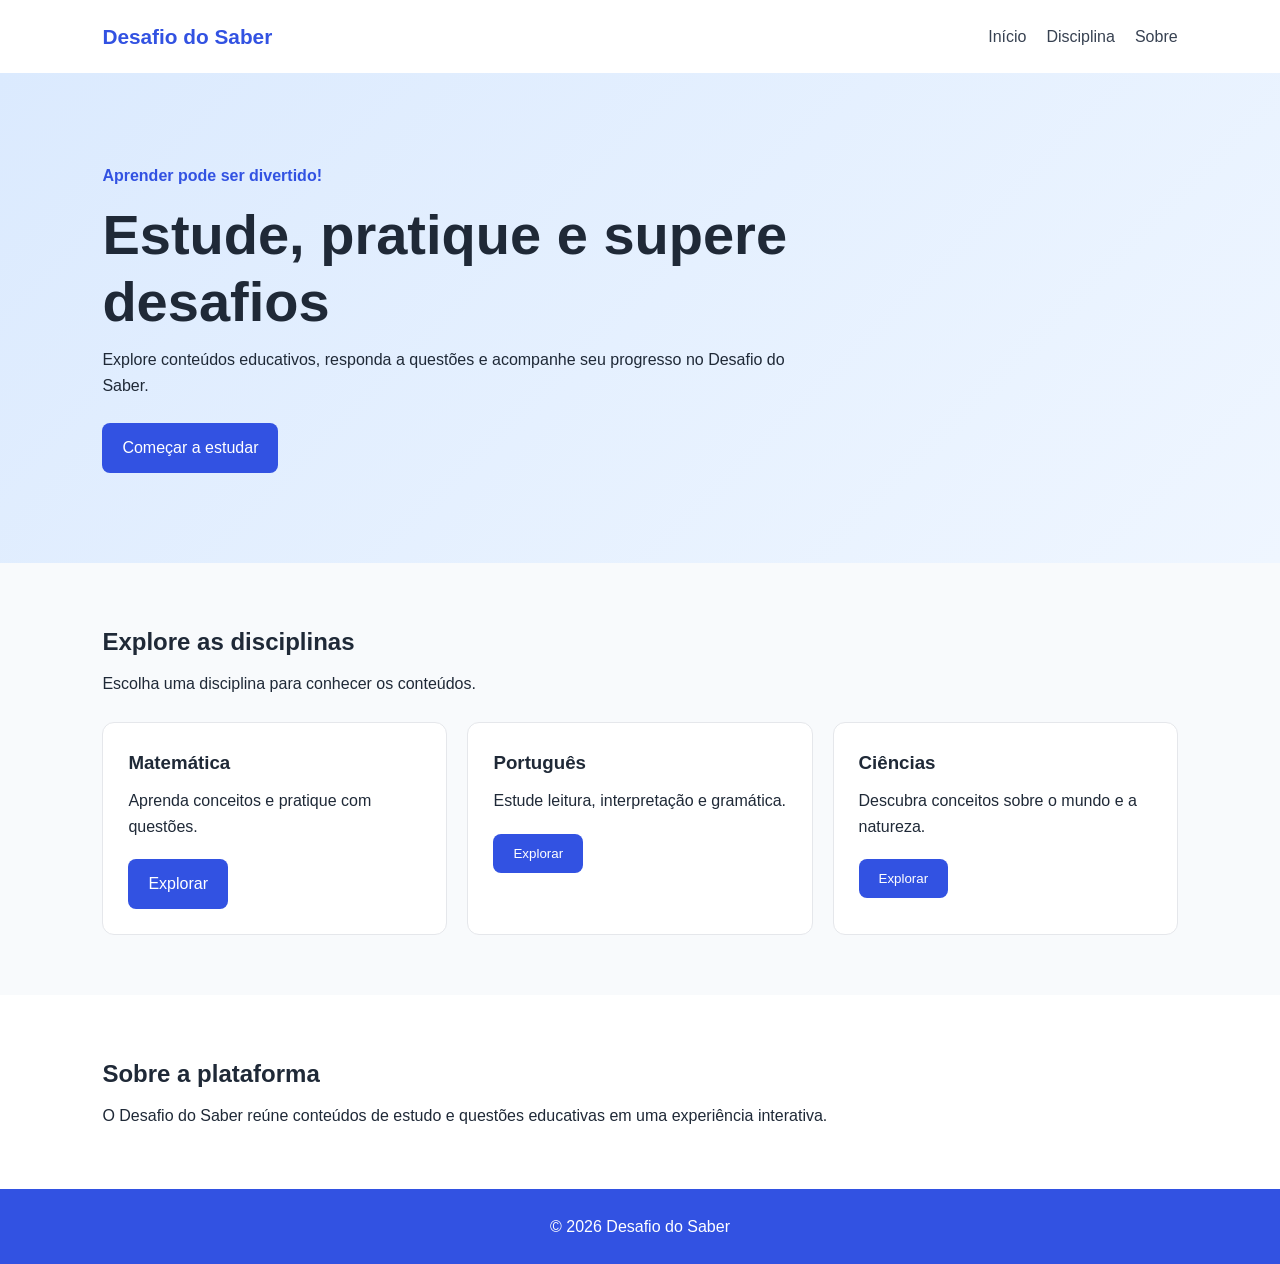
<file: index.html>
<!DOCTYPE html>
<html lang="pr-BR">
<head>
    <meta charset="UTF-8">
    <meta name="viewport" content="width=device-width, initial-scale=1.0">

    <meta name="description" content="Plataforma educativa Desafio do Saber">

    <title>Desafio do Saber</title>

    <link rel="stylesheet" href="css/style.css">
    <script src="js/script.js" defer></script>

</head>

<body>

    <header class="cabecalho">
        <a class="logo" href="#">Desafio do Saber</a>

        <nav>
            <a href="#inicio">Início</a>
            <a href="#disciplina">Disciplina</a>
            <a href="#sobre">Sobre</a>
        </nav>
       
    </header>

    <main>
        <section class="apresentacao" id="inicio">
            <div class="apresentacao-conteudo">
                <p class="destaque">Aprender pode ser divertido!</p>

                <h1>Estude, pratique e supere desafios</h1>

                <p>
                    Explore conteúdos educativos, responda a questões
                    e acompanhe seu progresso no Desafio do Saber.
                </p>

                 <a class="botao" href="#disciplinas">
                    Começar a estudar
                </a>
            </div>
        </section>

        <section class="disciplinas" id="disciplinas">
            <h2>Explore as disciplinas</h2>

            <p>Escolha uma disciplina para conhecer os conteúdos.</p>

             <div class="grade-disciplinas">
                <article class="card">
                    <h3>Matemática</h3>
                    <p>Aprenda conceitos e pratique com questões.</p>
                   <a href="matematica.html" class="botao">
                        Explorar
                   </a>
                </article>

                <article class="card">
                    <h3>Português</h3>
                    <p>Estude leitura, interpretação e gramática.</p>
                    <button type="button" data-disciplina="Português">
                        Explorar
                    </button>
                </article>

                <article class="card">
                    <h3>Ciências</h3>
                    <p>Descubra conceitos sobre o mundo e a natureza.</p>
                    <button type="button" data-disciplina="Ciências">
                        Explorar
                    </button>
                </article>
            </div>

        </section>

        <section class="sobre" id="sobre">
            <h2>Sobre a plataforma</h2>
            <p>
                O Desafio do Saber reúne conteúdos de estudo e
                questões educativas em uma experiência interativa.
            </p>
        </section>
    </main>

    <footer>
        <p>&copy; 2026 Desafio do Saber</p>
    </footer>

</body>
</html>
</file>
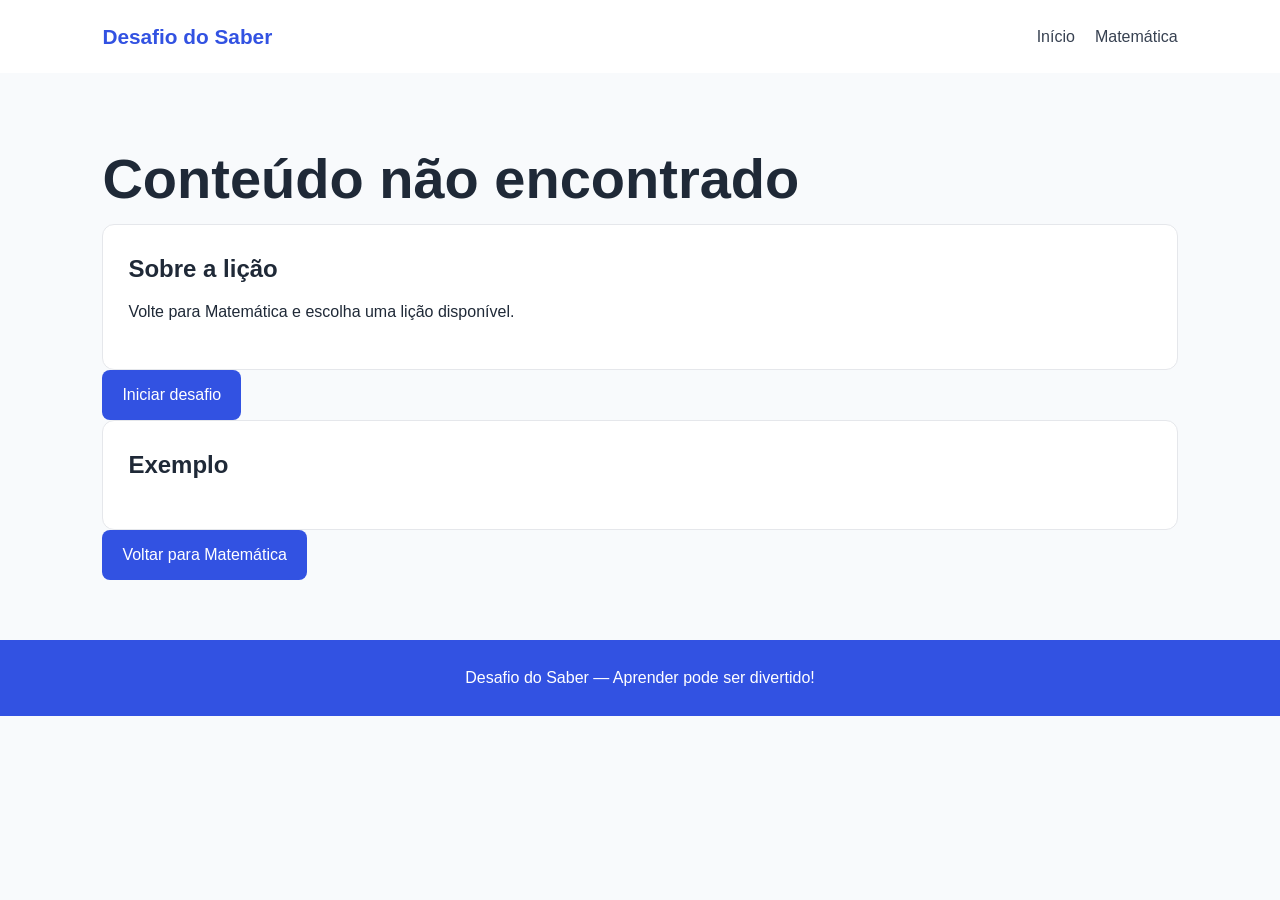
<file: conteudo.html>
<!DOCTYPE html>
<html lang="pt-BR">

<head>
    <meta charset="UTF-8">
    <meta name="viewport" content="width=device-width, initial-scale=1.0">
    <title>Conteúdo | Desafio do Saber</title>
    <link rel="stylesheet" href="css/style.css">
</head>

<body>

    <header class="cabecalho">
        <a href="index.html" class="logo">Desafio do Saber</a>

        <nav>
            <a href="index.html">Início</a>
            <a href="matematica.html">Matemática</a>
        </nav>
    </header>

    <main class="disciplinas">
        <h1 id="titulo">Carregando conteúdo...</h1>

        <article class="card">
            <h2>Sobre a lição</h2>
            <p id="descricao"></p>
        </article>

        <a href="#" id="iniciar-desafio" class="botao">
            Iniciar desafio
        </a>


        <article class="card">
            <h2>Exemplo</h2>
            <p id="exemplo"></p>
            <p id="explicacao"></p>
        </article>

        <a href="matematica.html" class="botao">
            Voltar para Matemática
        </a>
    </main>

    <footer>
        <p>Desafio do Saber — Aprender pode ser divertido!</p>
    </footer>

    <script src="js/conteudos.js"></script>
    <script src="js/exibir-conteudo.js"></script>

</body>
</html>
</file>
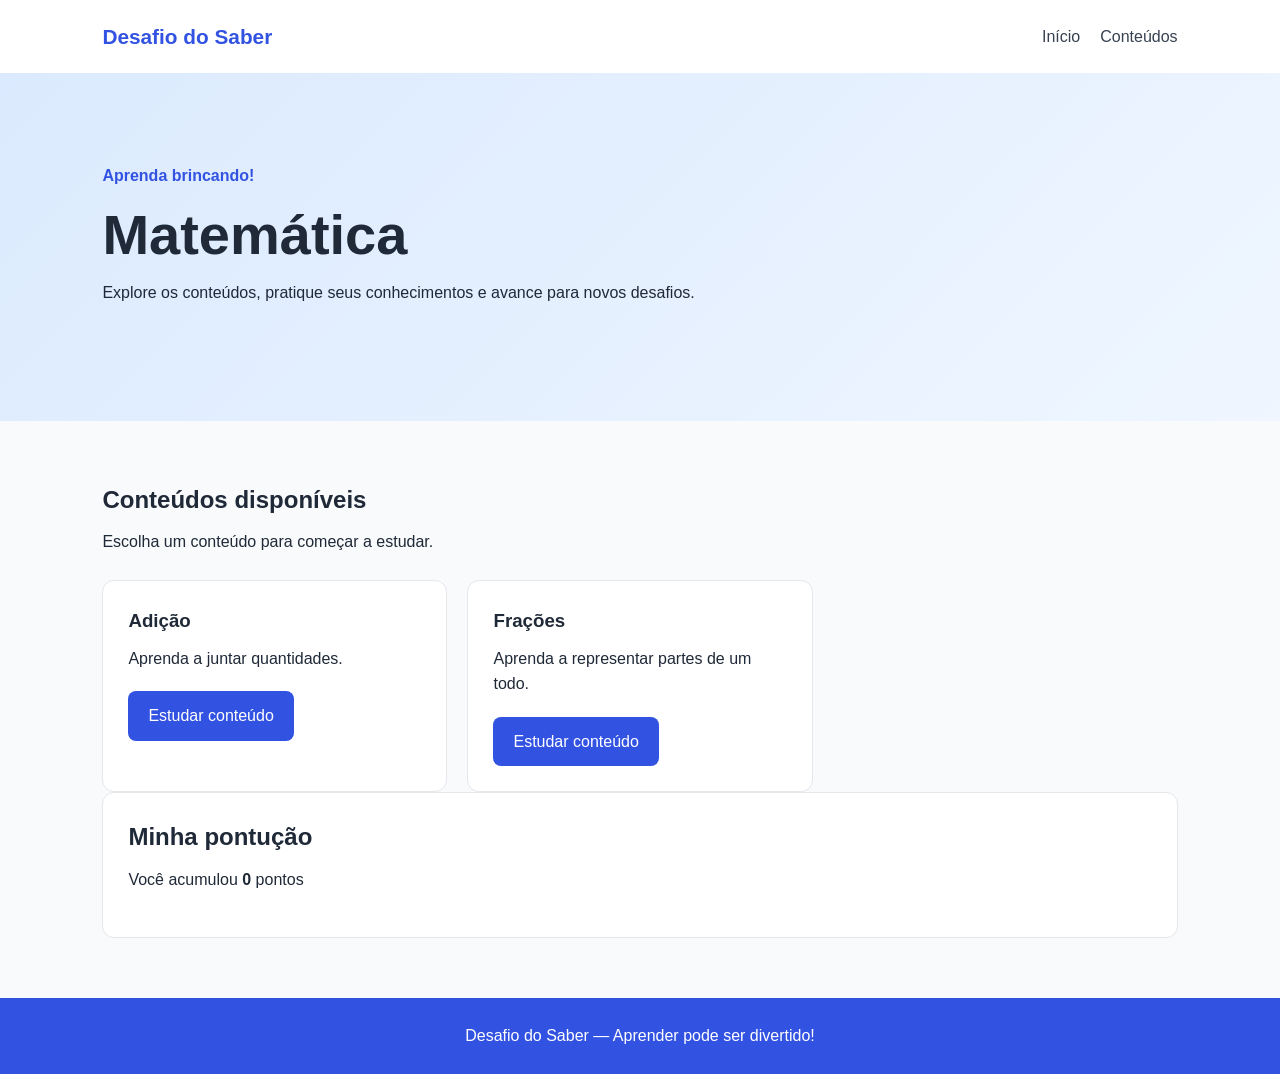
<file: matematica.html>
<!DOCTYPE html>
<html lang="pt-BR">

<head>
    <meta charset="UTF-8">
    <meta name="viewport" content="width=device-width, initial-scale=1.0">

    <title>Matemática | Desafio do Saber</title>

    <link rel="stylesheet" href="css/style.css">
</head>

<body>

    <header class="cabecalho">
        <a href="index.html" class="logo">Desafio do Saber</a>

        <nav>
            <a href="index.html">Início</a>
            <a href="#conteudos">Conteúdos</a>
        </nav>
    </header>

    <main>
        <section class="apresentacao">
            <div class="apresentacao-conteudo">
                <p class="destaque">Aprenda brincando!</p>

                <h1>Matemática</h1>

                <p>
                    Explore os conteúdos, pratique seus conhecimentos
                    e avance para novos desafios.
                </p>
            </div>
        </section>

       
        <section class="disciplinas" id="conteudos">
            <h2>Conteúdos disponíveis</h2>

            <p>Escolha um conteúdo para começar a estudar.</p>

            <div class="grade-disciplinas">

                <article class="card">
                    <h3>Adição</h3>
                    <p>Aprenda a juntar quantidades.</p>

                    <a href="conteudo.html?id=adicao" class="botao">
                        Estudar conteúdo
                    </a>
                </article>

                <article class="card">
                    <h3>Frações</h3>
                    <p>Aprenda a representar partes de um todo.</p>

                    <a href="conteudo.html?id=fracoes" class="botao">
                        Estudar conteúdo
                    </a>
                </article>

            </div>

            <div class="card">
                <h2>Minha pontução</h2>
                <p>Você acumulou <strong id="pontos-aluno">0</strong> pontos</p>
            </div>
        </section>

    </main>

    <footer>
        <p>Desafio do Saber — Aprender pode ser divertido!</p>
    </footer>
    <script src="js/pontuacao.js"></script>
    <script src="js/exibir-pontuacao.js"></script>

</body>
</html>
</file>
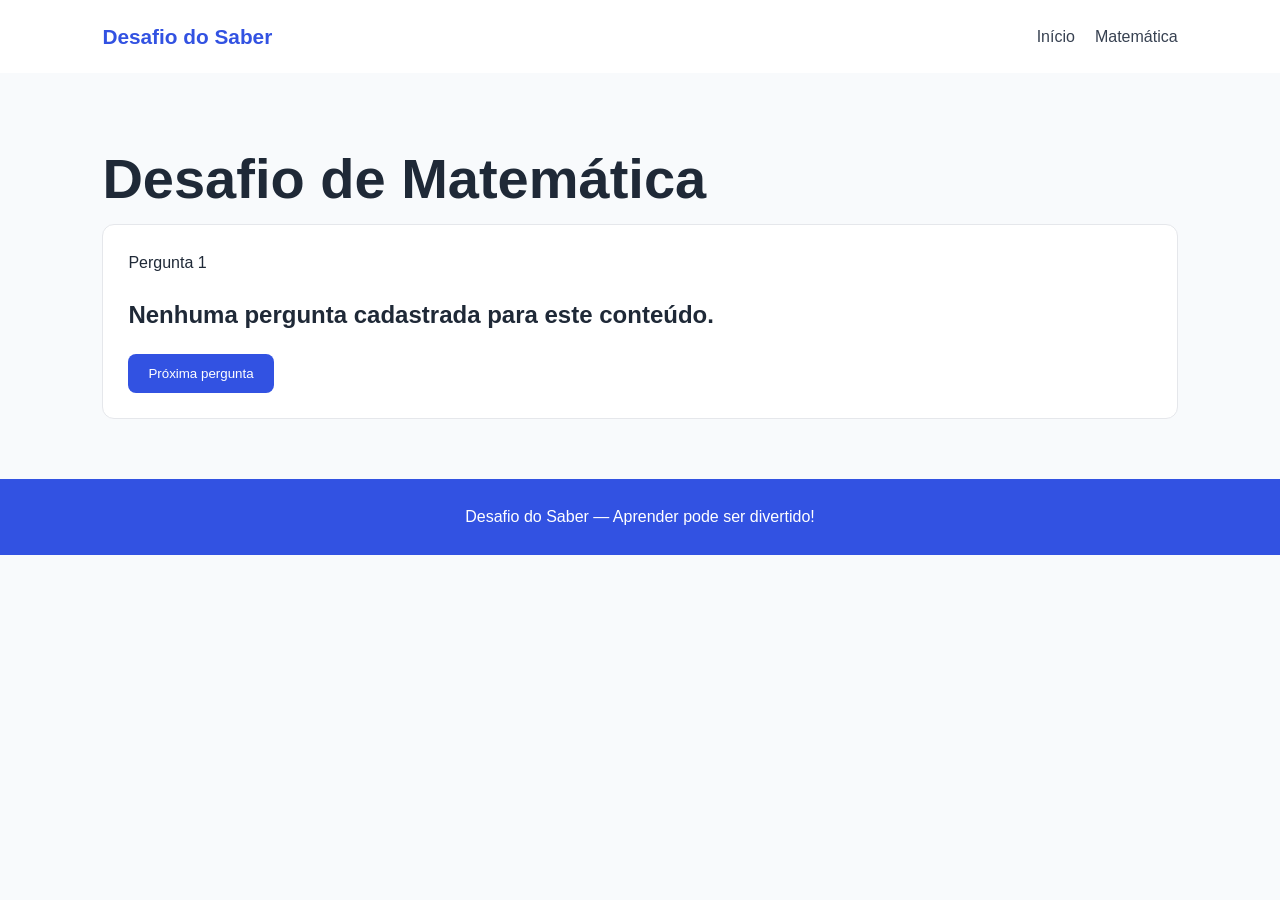
<file: quiz.html>
<!DOCTYPE html>
<html lang="pt-BR">

<head>
    <meta charset="UTF-8">
    <meta name="viewport" content="width=device-width, initial-scale=1.0">
    <title>Quiz | Desafio do Saber</title>
    <link rel="stylesheet" href="css/style.css">
</head>

<body>

    <header class="cabecalho">
        <a href="index.html" class="logo">Desafio do Saber</a>

        <nav>
            <a href="index.html">Início</a>
            <a href="matematica.html">Matemática</a>
        </nav>
    </header>

    <main class="disciplinas">
        <h1>Desafio de Matemática</h1>

        <section class="card">
            <p id="progresso">Pergunta 1</p>

            <h2 id="enunciado">Carregando pergunta...</h2>

            <div id="alternativas"></div>

            <p id="feedback" aria-live="polite"></p>

            <button id="proximo" type="button" hidden>
                Próxima pergunta
            </button>

            <div id="resultado" hidden>
                <h2>Desafio concluído!</h2>

                <p id="pontuacao-final"></p>

                <p id="porcentagem"></p>

                <p id="mensagem-resultado"></p>

                <button id="tentar-novamente" type="button">
                    Tentar novamente
                </button>

                <a href="matematica.html" class="botao">
                    Voltar aos conteúdos
                </a>
            </div>
        </section>
    </main>

    <footer>
        <p>Desafio do Saber — Aprender pode ser divertido!</p>
    </footer>

    <script src="js/perguntas.js"></script>
    <script src="js/pontuacao.js"></script>
    <script src="js/quiz.js"></script>

</body>
</html>
</file>
<file: css/style.css>
* {
    margin: 0;
    padding: 0;
    box-sizing: border-box;
}

html {
    scroll-behavior: smooth;
}

body {
    font-family: Arial, sans-serif;
    color: #1f2937;
    background-color: #f8fafc;
    line-height: 1.6;
}

.cabecalho {
    display: flex;
    justify-content: space-between;
    align-items: center;
    gap: 20px;
    padding: 20px 8%;
    background-color: #ffffff;
}

.logo {
    color: #3252e2;
    font-size: 1.3rem;
    font-weight: bold;
    text-decoration: none;
}

nav {
    display: flex;
    gap: 20px;
}

nav a {
    color: #374151;
    text-decoration: none;
}

nav a:hover {
    color: #3252e2;
}

.apresentacao {
    padding: 90px 8%;
    background: linear-gradient(135deg, #dbeafe, #eff6ff);
}

.apresentacao-conteudo {
    max-width: 700px;
}

.destaque {
    color: #3252e2;
    font-weight: bold;
}

h1 {
    margin: 12px 0;
    font-size: clamp(2rem, 5vw, 3.5rem);
    line-height: 1.2;
}

.apresentacao-conteudo > p:not(.destaque) {
    margin-bottom: 25px;
}

.botao,
.card button {
    display: inline-block;
    padding: 12px 20px;
    border: none;
    border-radius: 8px;
    background-color:#3252e2;
    color: white;
    text-decoration: none;
    cursor: pointer;
}

.botao:hover,
.card button:hover {
    background-color:#030b31;
}

.disciplinas,
.sobre {
    padding: 60px 8%;
}

.disciplinas h2,
.sobre h2 {
    margin-bottom: 10px;
}

.grade-disciplinas {
    display: grid;
    grid-template-columns: repeat(3, minmax(0, 1fr));
    gap: 20px;
    margin-top: 25px;
}

.card {
    padding: 25px;
    border: 1px solid #e5e7eb;
    border-radius: 12px;
    background-color: white;
}

.card h3 {
    margin-bottom: 10px;
}

.card p {
    margin-bottom: 20px;
}

.sobre {
    background-color: #ffffff;
}

footer {
    padding: 25px;
    text-align: center;
    background-color:#3252e2;
    color: white;
}

@media (max-width: 768px) {
    .cabecalho {
        flex-direction: column;
    }

    nav {
        flex-wrap: wrap;
        justify-content: center;
    }

    .grade-disciplinas {
        grid-template-columns: 1fr;
    }

    .apresentacao {
        padding: 60px 6%;
    }

    .disciplinas,
    .sobre {
        padding: 40px 6%;
    }
}
</file>
